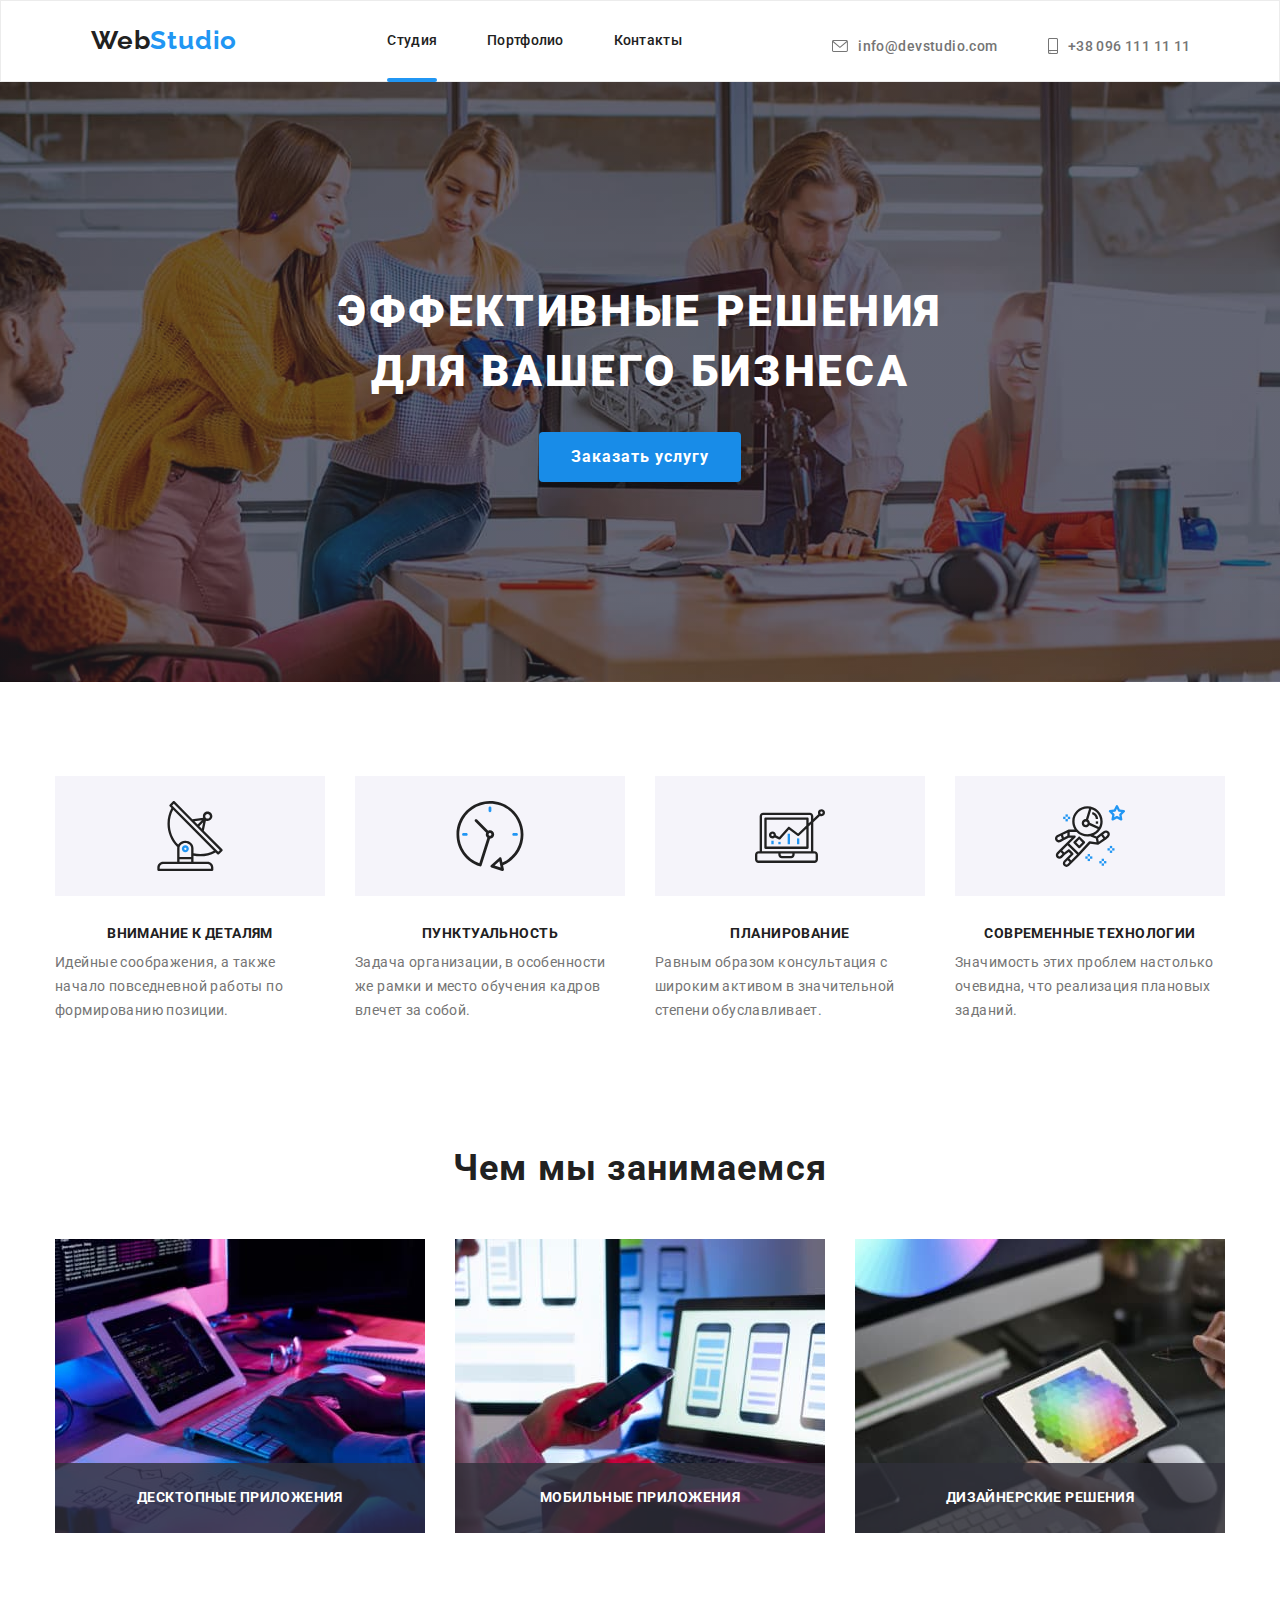
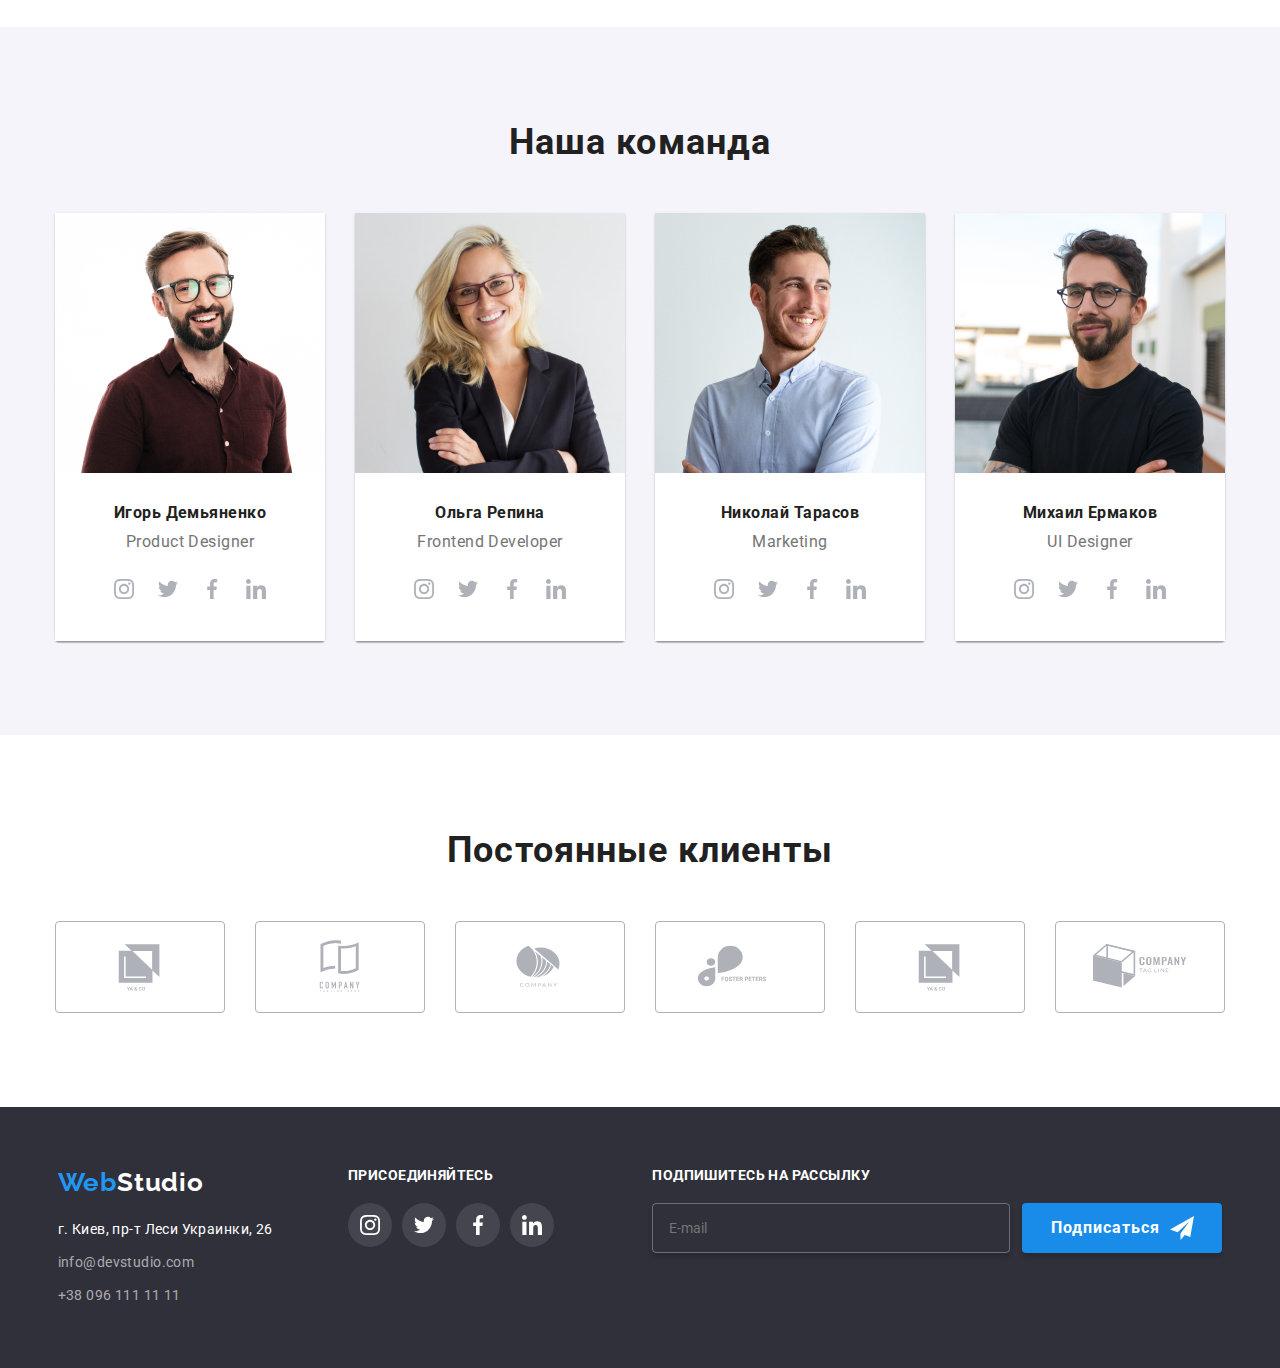
<file: index.html>
<!DOCTYPE html>
<html lang="ru">
    <head>
        <meta charset="UTF-8">
        <meta http-equiv="X-UA-Compatible" content="IE=edge">
        <meta name="viewport" content="width=device-width, initial-scale=1.0">
        <title>Web Studio</title>
        
        <link rel="stylesheet" href="https://cdnjs.cloudflare.com/ajax/libs/animate.css/4.1.1/animate.min.css"/>
        <link rel="preconnect" href="https://fonts.googleapis.com"> 
        <link rel="preconnect" href="https://fonts.gstatic.com" crossorigin> 
        <link href="https://fonts.googleapis.com/css2?family=Raleway:wght@700&family=Roboto:wght@400;500;700;900&display=swap" rel="stylesheet">
        <link rel="stylesheet" href="./css/main.min.css" />
    </head>
    <body>
        <!-- top line-->
        <header class="header"> 
            <div class="header__container container">
                <a href="./index.html" class="logo">Web<span class="logo__blue">Studio</span></a>
                <nav class="menu-l">
                    
                        <ul class="site-nav">
                            <li class="site-nav__item "> <a href="./index.html" class="site-nav__link site-nav__link--active">Студия</a></li>
                            <li class="site-nav__item"> <a href="./portfolio.html" class="site-nav__link">Портфолио</a></li>
                            <li class="site-nav__item"> <a href="" class="site-nav__link">Контакты</a></li>
                        </ul>
                </nav> 
                <ul class="contacts">
                    <li class="contacts__item">
                        <a href="mailto:info@devstudio.com" class="contacts__link">
                            <svg class="contacts__icon" width="16px" height="12px" >
                                <use href="./images/icons.svg#icon-envelope"></use>
                            </svg>
                            info@devstudio.com
                        </a>
                    </li>
                    <li class="contacts__item">
                        <a href="tel:+380961111111" class="contacts__link">
                            <svg class="contacts__icon" width="10px" height="16px" >
                                <use href="./images/icons.svg#icon-smartphone"></use>
                            </svg>
                            +38 096 111 11 11
                        </a>
                    </li>
                </ul>
                <button type="button" class="open-mob-menu">
                    <svg class="menu__icon" width="24px" height="16px" >
                    <use href="./images/icons.svg#icon-menu">              
                    </use>
                    </svg>
                </button>
                <div class="mob-menu">
                    
                        <div class="mob-menu-top">
                            <button type ="button" class="mob-menu__close">
                                <svg class="mob-menu__close-icon" width="18px" height="18px">
                                    <use href="./images/icons.svg#icon-close"></use>
                                </svg>
                            </button>
                            <ul class="mob-menu__site-nav">
                                <li class="mob-menu__site-nav__item "> <a href="./index.html" class="mob-menu__site-nav__link--active">Студия</a></li>
                                <li class="mob-menu__site-nav__item"> <a href="./portfolio.html" class="mob-menu__site-nav__link">Портфолио</a></li>
                                <li class="mob-menu__site-nav__item"> <a href="" class="mob-menu__site-nav__link">Контакты</a></li>
                            </ul>
                        </div>
                        <div class="mob-menu-bottom">
                            <ul class="mob-menu__contacts">
                                <li class="mob-menu__contacts__phone">
                                    <a href="tel:+380961111111" class="mob-menu__contacts__link">
                                        +38 096 111 11 11
                                    </a>
                                </li>
                                <li class="mob-menu__contacts__mail">
                                    <a href="mailto:info@devstudio.com" class="mob-menu__contacts__link">
                                        info@devstudio.com
                                    </a>
                                </li>
                                
                            </ul>
                            <ul class="mob-menu__social">
                                <li class="mob-menu__social-item"><a href="" class="mob-menu__social-link">Instagram</a></li>
                                <li class="mob-menu__social-item"><a href="" class="mob-menu__social-link">Twitter</a></li>
                                <li class="mob-menu__social-item"><a href="" class="mob-menu__social-link">Facebook</a></li>
                                <li class="mob-menu__social-item"><a href="" class="mob-menu__social-link">LinkedIn</a></li>
                            </ul>
                        </div>
                    
                </div>
            </div>
        </header>
            <main>
                <!-- Hero -->
                    <section class="hero">
                        <div class="container">
                            <h1 class="hero__title">Эффективные решения<br>для вашего бизнеса </br> </h1>
                            <button type="button" class="hero__button" data-modal-open>
                                Заказать услугу
                            </button>
                        </div>
                    </section>
                    <!--features-->
                    <section class="section">
                        <div class="container">
                            <h2 class="section__title visually-hidden">Особенности</h2>
                            <ul class="features">
                                <li class="features__item">
                                    <div class="features__box">
                                        <svg class="feature__icon" width="70px" height="70px" >
                                            <use href="./images/icons.svg#icon-antenna" ></use>
                                        </svg>
                                    </div>
                                    <h3 class="features__title">Внимание к деталям</h3>
                                    <p class="features__text">Идейные соображения, а также начало повседневной работы по формированию позиции.</p>
                                </li>
                                <li class="features__item">
                                    <div class="features__box">
                                        <svg class="feature__icon" width="70px" height="70px" >
                                            <use href="./images/icons.svg#icon-clock" ></use>
                                        </svg>
                                    </div>
                                    <h3 class="features__title">Пунктуальность</h3>
                                    <p class="features__text">Задача организации, в особенности же рамки и место обучения кадров влечет за собой.</p>
                                </li>
                                <li class="features__item">
                                    <div class="features__box">
                                        <svg class="feature__icon" width="70px" height="70px" >
                                            <use href="./images/icons.svg#icon-diagram" ></use>
                                        </svg>
                                    </div>
                                    <h3 class="features__title">Планирование</h3>
                                    <p class="features__text">Равным образом консультация с широким активом в значительной степени обуславливает.</p>
                                </li>
                                <li class="features__item">
                                    <div class="features__box">
                                        <svg class="feature__icon" width="70px" height="70px" >
                                            <use href="./images/icons.svg#icon-astronaut" ></use>
                                        </svg>
                                    </div>
                                    <h3 class="features__title">Современные технологии</h3>
                                    <p class="features__text">Значимость этих проблем настолько очевидна, что реализация плановых заданий.</p>
                                </li>
                            </ul>
                        </div>
                        </section>
                        <!--what are we doing-->
                        <section class="section section-about section--no-padding-top" >
                            <div class="container" >
                                <h2 class="section__title" >Чем мы занимаемся</h2>
                                <ul class="about__list">
                                    <li class="about__item">
                                        <img src="./images/box1.jpg" alt="coding" width="370" height="294">
                                        <p class="about__text">Десктопные приложения</p>
                                    </li>
                                    <li class="about__item">
                                        <img src="./images/box2.jpg" alt="testing" width="370" height="294">
                                        <p class="about__text">Мобильные приложения</p>
                                    </li>
                                    <li class="about__item">
                                        <img src="./images/box3.jpg" alt="design" width="370" height="294">
                                        <p class="about__text">Дизайнерские решения</p>
                                    </li>
                                </ul>
                            </div>
                            
                        </section>
                    <!--our team-->
                    <section class="section other-backgound">
                        <div class="container">
                            <h2 class="section__title">Наша команда</h2>
                            <ul class="team">
                                <li class="team__item">
                                    <picture>
                                        <source 
                                            srcset="
                                                ./images/tm1.jpg    1px,
                                                ./images/tm1-2px.jpg 2px
                                            "
                                            media="(min-width: 1200px)"
                                        />
                                        <source
                                            srcset="
                                                ./images/tm1-tab-1px.jpg    1px,
                                                ./images/tm1-tab-2px.jpg    2px
                                            "
                                            media="(min-width: 768px)"
                                        />
                                        <source
                                            srcset="
                                                ./images/tm1-mob-1px.jpg    1px,
                                                ./images/tm1-mob-2px.jpg    2px
                                            "
                                            media="(min-width: 320px)"
                                        />
                                        <img class="team__image" src="./images/tm1.jpg" 
                                        alt="Игорь Демьяненко">
                                    </picture>
                                    
                                    <div class="team__tamb">
                                        <h3 class="team__title">Игорь Демьяненко</h3>
                                        <p class="team__text">Product Designer</p>
                                        <ul class="social">
                                            <li class="social__item">
                                                <a href="" class="social__link">
                                                    <svg class="social__icon" width="20px" height="20px">
                                                        <use href="./images/icons.svg#icon-instagram"></use>
                                                    </svg>
                                                </a>
                                            </li>
                                            <li class="social__item">
                                                <a href="" class="social__link">
                                                    <svg class="social__icon" width="20px" height="20px">
                                                        <use href="./images/icons.svg#icon-twitter"></use>
                                                    </svg>
                                                </a>
                                            </li>
                                            <li class="social__item">
                                                <a href="" class="social__link">
                                                    <svg class="social__icon" width="20px" height="20px">
                                                        <use href="./images/icons.svg#icon-facebook"></use>
                                                    </svg>
                                                </a>
                                            </li>
                                            <li class="social__item">
                                                <a href="" class="social__link">
                                                    <svg class="social__icon" width="20px" height="20px">
                                                        <use href="./images/icons.svg#icon-linkedin" ></use>
                                                    </svg>
                                                </a>
                                            </li>
                                        </ul>
                                    </div>
                                </li>
                                <li class="team__item">
                                    <picture>
                                        <source 
                                            srcset="
                                                ./images/tm2.jpg    1px,
                                                ./images/tm2-2px.jpg 2px
                                            "
                                            media="(min-width: 1200px)"
                                        />
                                        <source
                                            srcset="
                                                ./images/tm2-tab-1px.jpg    1px,
                                                ./images/tm2-tab-2px.jpg    2px
                                            "
                                            media="(min-width: 768px)"
                                        />
                                        <source
                                            srcset="
                                                ./images/tm2-mob-1px.jpg    1px,
                                                ./images/tm2-mob-2px.jpg    2px
                                            "
                                            media="(min-width: 320px)"
                                        />
                                        <img class="team__image" src="./images/tm2.jpg" 
                                        alt="Ольга Репина">
                                    </picture>
                                    <div class="team__tamb">
                                        <h3 class="team__title">Ольга Репина</h3>
                                        <p class="team__text">Frontend Developer</p>
                                        <ul class="social">
                                            <li class="social__item">
                                                <a href="" class="social__link">
                                                    <svg class="social__icon" width="20px" height="20px">
                                                        <use href="./images/icons.svg#icon-instagram"></use>
                                                    </svg>
                                                </a>
                                            </li>
                                            <li class="social__item">
                                                <a href="" class="social__link">
                                                    <svg class="social__icon" width="20px" height="20px">
                                                        <use href="./images/icons.svg#icon-twitter"></use>
                                                    </svg>
                                                </a>
                                            </li>
                                            <li class="social__item">
                                                <a href="" class="social__link">
                                                    <svg class="social__icon" width="20px" height="20px">
                                                        <use href="./images/icons.svg#icon-facebook"></use>
                                                    </svg>
                                                </a>
                                            </li>
                                            <li class="social__item">
                                                <a href="" class="social__link">
                                                    <svg class="social__icon" width="20px" height="20px">
                                                        <use href="./images/icons.svg#icon-linkedin" ></use>
                                                    </svg>
                                                </a>
                                            </li>
                                        </ul>
                                    </div>
                                </li>
                                <li class="team__item">
                                    <picture>
                                        <source 
                                            srcset="
                                                ./images/tm3.jpg    1px,
                                                ./images/tm3-2px.jpg 2px
                                            "
                                            media="(min-width: 1200px)"
                                        />
                                        <source
                                            srcset="
                                                ./images/tm3-tab-1px.jpg    1px,
                                                ./images/tm3-tab-2px.jpg    2px
                                            "
                                            media="(min-width: 768px)"
                                        />
                                        <source
                                            srcset="
                                                ./images/tm3-mob-1px.jpg    1px,
                                                ./images/tm3-mob-2px.jpg    2px
                                            "
                                            media="(min-width: 320px)"
                                        />
                                        <img class="team__image" src="./images/tm3.jpg" 
                                        alt="Николай Тарасов">
                                    </picture>
                                    <div class="team__tamb">
                                        <h3 class="team__title">Николай Тарасов</h3>
                                        <p class="team__text">Marketing</p>
                                        <ul class="social">
                                            <li class="social__item">
                                                <a href="" class="social__link">
                                                    <svg class="social__icon" width="20px" height="20px">
                                                        <use href="./images/icons.svg#icon-instagram"></use>
                                                    </svg>
                                                </a>
                                            </li>
                                            <li class="social__item">
                                                <a href="" class="social__link">
                                                    <svg class="social__icon" width="20px" height="20px">
                                                        <use href="./images/icons.svg#icon-twitter"></use>
                                                    </svg>
                                                </a>
                                            </li>
                                            <li class="social__item">
                                                <a href="" class="social__link">
                                                    <svg class="social__icon" width="20px" height="20px">
                                                        <use href="./images/icons.svg#icon-facebook"></use>
                                                    </svg>
                                                </a>
                                            </li>
                                            <li class="social__item">
                                                <a href="" class="social__link">
                                                    <svg class="social__icon" width="20px" height="20px">
                                                        <use href="./images/icons.svg#icon-linkedin" ></use>
                                                    </svg>
                                                </a>
                                            </li>
                                        </ul>
                                    </div>
                                </li>
                                <li class="team__item">
                                    <picture>
                                        <source 
                                            srcset="
                                                ./images/tm4.jpg    1px,
                                                ./images/tm4-2px.jpg 2px
                                            "
                                            media="(min-width: 1200px)"
                                        />
                                        <source
                                            srcset="
                                                ./images/tm4-tab-1px.jpg    1px,
                                                ./images/tm4-tab-2px.jpg    2px
                                            "
                                            media="(min-width: 768px)"
                                        />
                                        <source
                                            srcset="
                                                ./images/tm4-mob-1px.jpg    1px,
                                                ./images/tm4-mob-2px.jpg    2px
                                            "
                                            media="(min-width: 320px)"
                                        />
                                        <img class="team__image" src="./images/tm4.jpg" 
                                        alt="Михаил Ермаков">
                                    </picture>
                                    <div class="team__tamb">
                                        <h3 class="team__title">Михаил Ермаков</h3>
                                        <p class="team__text">UI Designer</p>
                                        <ul class="social">
                                            <li class="social__item">
                                                <a href="" class="social__link">
                                                    <svg class="social__icon" width="20px" height="20px">
                                                        <use href="./images/icons.svg#icon-instagram"></use>
                                                    </svg>
                                                </a>
                                            </li>
                                            <li class="social__item">
                                                <a href="" class="social__link">
                                                    <svg class="social__icon" width="20px" height="20px">
                                                        <use href="./images/icons.svg#icon-twitter"></use>
                                                    </svg>
                                                </a>
                                            </li>
                                            <li class="social__item">
                                                <a href="" class="social__link">
                                                    <svg class="social__icon" width="20px" height="20px">
                                                        <use href="./images/icons.svg#icon-facebook"></use>
                                                    </svg>
                                                </a>
                                            </li>
                                            <li class="social__item">
                                                <a href="" class="social__link">
                                                    <svg class="social__icon" width="20px" height="20px">
                                                        <use href="./images/icons.svg#icon-linkedin" ></use>
                                                    </svg>
                                                </a>
                                            </li>
                                        </ul>
                                    </div>
                                </li>
                            </ul>
                        </div>
                    </section>
                    <section class="section">
                        <div class="container">
                            <h2 class="section__title">Постоянные клиенты</h2>
                            <ul class="clients">
                                <li class="clients__item">
                                        <a href="" class="clients__link">
                                            <svg class="clients__icon" width="106px" height="60px">
                                                <use href="./images/icons.svg#icon-logo1" ></use>
                                            </svg>
                                        </a>
                                </li>
                                <li class="clients__item">
                                    <a href="" class="clients__link">
                                        <svg class="clients__icon" width="106px" height="60px">
                                            <use href="./images/icons.svg#icon-logo2" ></use>
                                        </svg>
                                    </a>
                                </li>
                                <li class="clients__item">
                                    <a href="" class="clients__link">
                                        <svg class="clients__icon" width="106px" height="60px">
                                            <use href="./images/icons.svg#icon-logo3" ></use>
                                        </svg>
                                    </a>
                                </li>
                                <li class="clients__item">
                                    <a href="" class="clients__link">
                                        <svg class="clients__icon" width="106px" height="60px">
                                            <use href="./images/icons.svg#icon-logo4" ></use>
                                        </svg>
                                    </a>
                                </li>
                                <li class="clients__item">
                                    <a href="" class="clients__link">
                                        <svg class="clients__icon" width="106px" height="60px">
                                            <use href="./images/icons.svg#icon-logo1" ></use>
                                        </svg>
                                    </a>
                                </li>
                                <li class="clients__item">
                                    <a href="" class="clients__link">
                                        <svg class="clients__icon" width="106px" height="60px">
                                            <use href="./images/icons.svg#icon-logo6" ></use>
                                        </svg>
                                    </a>
                                </li>
                            </ul>
                        </div>
                    </section>
            </main>
            
            <!----------------------------------------- footer----------------------------------->
            <footer class="footer">
                <div class="footer__container container">
                    <div class="footer__address-div">
                        <a href="./index.html" class="footer-logo"><span class="footer-logo__web">Web</span>Studio</a>
                        <address>
                            <ul class="footer-contacts">
                                <li class="footer-contacts__item"><a href="https://goo.gl/maps/G886zu3ZTQrEn5Q39" class="footer-contacts__adress">г. Киев, пр-т Леси Украинки, 26 </a></li>
                                <li class="footer-contacts__item"><a href="mailto:info@devstudio.com" class="footer-contacts__link">info@devstudio.com</a></li>
                                <li class="footer-contacts__item"><a href="tel:+380961111111" class="footer-contacts__link">+38 096 111 11 11</a></li>
                            </ul>
                        </address>
                    </div>
                    <div class="footer__follow">
                        <h3 class="footer__title">присоединяйтесь</h3>
                        <ul class="social-networks">
                            <li class="social-networks__item">
                                <a href="" class="social-networks__link">
                                    <svg class="social-networks__icon" width="20px" height="20px">
                                        <use href="./images/icons.svg#icon-instagram"></use>
                                    </svg>
                                </a>
                            </li>
                            <li class="social-networks__item">
                                <a href="" class="social-networks__link">
                                    <svg class="social-networks__icon" width="20px" height="20px">
                                        <use href="./images/icons.svg#icon-twitter"></use>
                                    </svg>
                                </a>
                            </li>
                            <li class="social-networks__item">
                                <a href="" class="social-networks__link">
                                    <svg class="social-networks__icon" width="20px" height="20px">
                                        <use href="./images/icons.svg#icon-facebook"></use>
                                    </svg>
                                </a>
                            </li>
                            <li class="social-networks__item">
                                <a href="" class="social-networks__link">
                                    <svg class="social-networks__icon" width="20px" height="20px">
                                        <use href="./images/icons.svg#icon-linkedin"></use>
                                    </svg>
                                </a>
                            </li>
                        </ul>
                    </div>
                    <div class="footer__follow-sub">
                        <h3 class="footer__title">Подпишитесь на рассылку</h3>
                        <div class="footer__form-div">
                            <form action="#" class="follow-form">
                                    <input 
                                        type="email" 
                                        name ="footer-user-email"
                                        id="user-email"
                                        class="follow-form__input"
                                        placeholder="E-mail"
                                    >
                                    <button type="submit" class="follow-form__btn"> 
                                    Подписаться
                                    <svg class="follow-form__icon" width="24px" height="24px">
                                        <use href="./images/icons.svg#icon-icon-send"></use>
                                    </svg>
                                    </button>
                                </form>
                                
                            </div>
                    </div>
                </div>
            </footer>
        <div class="backdrop is-hidden" data-modal>
            <div class="modal container">
                <button type ="button" class="modal__close" data-modal-close>
                    <svg class="close__icon" width="11px" height="11px">
                        <use href="./images/icons.svg#icon-close"></use>
                    </svg>
                </button>
                <p class="modal__title">
                    Оставьте свои данные, мы вам перезвоним
                </p>
                <form action="#" class="modal-form">
                    <div class="modal-form__field">
                        <label for="user-name" class="modal-form__label">
                            Имя
                        </label>
                        <div class="modal-form__input-warp">
                            <input 
                                type="text" 
                                name ="user-name" 
                                id="user-name"
                                class="modal-form__input"
                                required
                            ><svg class="modal-form__icon" width="18px" height="18px">
                                <use href="./images/icons.svg#icon-person-black"></use>
                            </svg>
                        </div>
                    </div>
                    <div class="modal-form__field">
                        <label for="user-tel" class="modal-form__label">
                            Телефон
                        </label>
                        <div class="modal-form__input-warp">
                            <input 
                                type="tel" 
                                name ="user-tel"
                                id="user-tel"
                                class="modal-form__input"
                                pattern="[\+]\d{2}\s[\(]\d{3}[\)]\s\d{3}[\-]\d{2}[\-]\d{2}"
                                required
                            ><svg class="modal-form__icon" width="18px" height="18px">
                                <use href="./images/icons.svg#icon-phone-black"></use>
                            </svg>
                        </div>
                    </div>
                    <div class="modal-form__field">
                        <label for="user-e-mail" class="modal-form__label">
                            Почта 
                        </label>
                        <div class="modal-form__input-warp">
                            <input
                                type="email" 
                                name ="user-email"
                                id="user-e-mail"
                                class="modal-form__input"
                                required
                            ><svg class="modal-form__icon" width="18px" height="18px">
                                <use href="./images/icons.svg#icon-email-black"></use>
                            </svg>
                        </div>
                    </div>
                    <div class="modal-form__field">
                        <label for="user-text" class="modal-form__label">
                            Комментарий
                        </label>
                            <textarea 
                                type="text" 
                                name ="user-text"
                                id="user-text"
                                class="modal-form__text"
                                required
                                placeholder="Введите текст"></textarea>                      
                    </div>
                    <div class="field-check">
                        <input 
                        class="field-check__input visually-hidden"
                        type="checkbox" 
                        name="policy" 
                        id="policy"
                        ><label for="policy" class="field-check__text">
                            <span class="field-check__box">
                                <svg class="field-check__icon" width="11px" height="8px">
                                    <use href="./images/icons.svg#icon-check"></use>
                                </svg>
                            </span>
                            Соглашаюсь с рассылкой и принимаю 
                            <a href="" class="field-check__policy-link"> Условия договора</a>
                        </label>
                    </div>
                    <button type="submit" class="modal-form__button">Отправить</button>
                </form>
            </div>
        </div>
        <script src="./js/modal.js"></script>
        <script src="./js/menu.js"></script>
        

    </body>
</html>
</file>
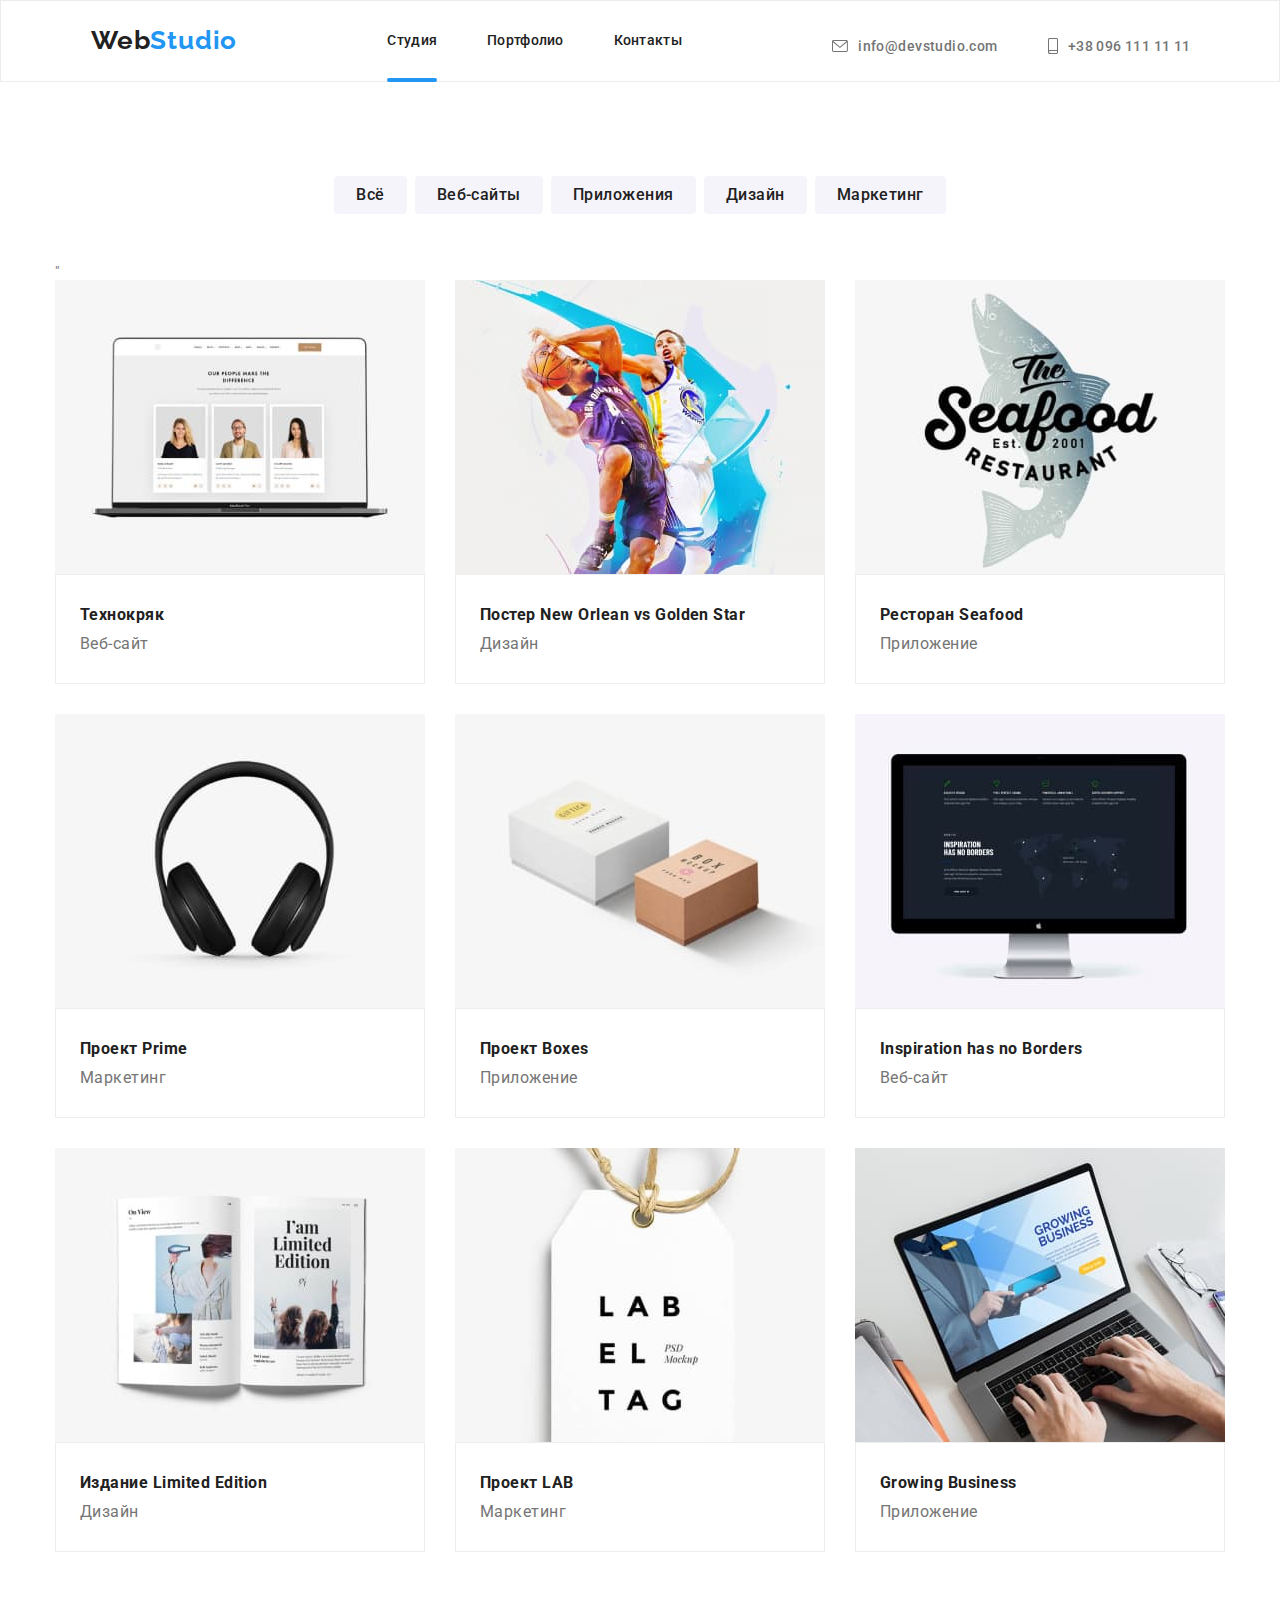
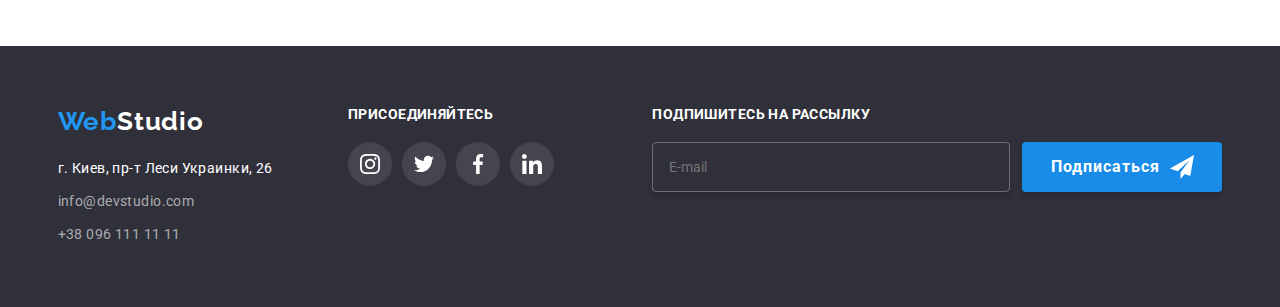
<file: portfolio.html>
<!DOCTYPE html>
<html lang="en">
    <head>
        <meta charset="UTF-8">
        <meta http-equiv="X-UA-Compatible" content="IE=edge">
        <meta name="viewport" content="width=device-width, initial-scale=1.0">
        <title>Web Studio</title>
        
        <link rel="preconnect" href="https://fonts.googleapis.com"> 
        <link rel="preconnect" href="https://fonts.gstatic.com" crossorigin> 
        <link href="https://fonts.googleapis.com/css2?family=Raleway:wght@700&family=Roboto:wght@400;500;700;900&display=swap" rel="stylesheet">
        <link rel="stylesheet" href="./css/main.min.css" />
    </head>
<body>
    <!-- top line-->
    <header class="header"> 
        <div class="header__container container">
            <a href="./index.html" class="logo">Web<span class="logo__blue">Studio</span></a>
            <nav class="menu-l">
                
                    <ul class="site-nav">
                        <li class="site-nav__item "> <a href="./index.html" class="site-nav__link site-nav__link--active">Студия</a></li>
                        <li class="site-nav__item"> <a href="./portfolio.html" class="site-nav__link">Портфолио</a></li>
                        <li class="site-nav__item"> <a href="" class="site-nav__link">Контакты</a></li>
                    </ul>
            </nav> 
            <ul class="contacts">
                <li class="contacts__item">
                    <a href="mailto:info@devstudio.com" class="contacts__link">
                        <svg class="contacts__icon" width="16px" height="12px" >
                            <use href="./images/icons.svg#icon-envelope"></use>
                        </svg>
                        info@devstudio.com
                    </a>
                </li>
                <li class="contacts__item">
                    <a href="tel:+380961111111" class="contacts__link">
                        <svg class="contacts__icon" width="10px" height="16px" >
                            <use href="./images/icons.svg#icon-smartphone"></use>
                        </svg>
                        +38 096 111 11 11
                    </a>
                </li>
            </ul>
            <button type="button" class="open-mob-menu">
                <svg class="menu__icon" width="24px" height="16px" >
                <use href="./images/icons.svg#icon-menu">              
                </use>
                </svg>
            </button>
            <div class="mob-menu">
                
                    <div class="mob-menu-top">
                        <button type ="button" class="mob-menu__close">
                            <svg class="mob-menu__close-icon" width="18px" height="18px">
                                <use href="./images/icons.svg#icon-close"></use>
                            </svg>
                        </button>
                        <ul class="mob-menu__site-nav">
                            <li class="mob-menu__site-nav__item "> <a href="./index.html" class="mob-menu__site-nav__link--active">Студия</a></li>
                            <li class="mob-menu__site-nav__item"> <a href="./portfolio.html" class="mob-menu__site-nav__link">Портфолио</a></li>
                            <li class="mob-menu__site-nav__item"> <a href="" class="mob-menu__site-nav__link">Контакты</a></li>
                        </ul>
                    </div>
                    <div class="mob-menu-bottom">
                        <ul class="mob-menu__contacts">
                            <li class="mob-menu__contacts__phone">
                                <a href="tel:+380961111111" class="mob-menu__contacts__link">
                                    +38 096 111 11 11
                                </a>
                            </li>
                            <li class="mob-menu__contacts__mail">
                                <a href="mailto:info@devstudio.com" class="mob-menu__contacts__link">
                                    info@devstudio.com
                                </a>
                            </li>
                            
                        </ul>
                        <ul class="mob-menu__social">
                            <li class="mob-menu__social-item"><a href="" class="mob-menu__social-link">Instagram</a></li>
                            <li class="mob-menu__social-item"><a href="" class="mob-menu__social-link">Twitter</a></li>
                            <li class="mob-menu__social-item"><a href="" class="mob-menu__social-link">Facebook</a></li>
                            <li class="mob-menu__social-item"><a href="" class="mob-menu__social-link">LinkedIn</a></li>
                        </ul>
                    </div>
                
            </div>
        </div>
    </header>
    <main>
        <section class="section">
                <div class="container"> 
                    <h1 class="section__title visually-hidden">Наше портфолио</h1>
                    <ul class="filter">
                        <li class="filter__item"><button type="button" class="filter__button">Всё</button></li>
                        <li class="filter__item"><button type="button" class="filter__button">Веб-сайты</button></li>
                        <li class="filter__item"><button type="button" class="filter__button">Приложения</button></li>
                        <li class="filter__item"><button type="button" class="filter__button">Дизайн</button></li>
                        <li class="filter__item"><button type="button" class="filter__button">Маркетинг</button></li>
                    </ul>"
                    <ul class="portfolio" >
                        <li class="portfolio__item">
                            <a href="" class="portfolio__link">
                                <div class="portfolio__overlay">
                                    <picture>
                                        <source 
                                            srcset="
                                                ./images/pr1.jpg    1px,
                                                ./images/pr1-2px.jpg 2px
                                            "
                                            media="(min-width: 1200px)"
                                        />
                                        <source
                                            srcset="
                                                ./images/pr1-tab-1px.jpg    1px,
                                                ./images/pr1-tab-2px.jpg    2px
                                            "
                                            media="(min-width: 768px)"
                                        />
                                        <source
                                            srcset="
                                                ./images/pr1-mob-1px.jpg    1px,
                                                ./images/pr1-mob-2px.jpg    2px
                                            "
                                            media="(min-width: 320px)"
                                        />
                                        <img    src="./images/pr1.jpg" alt="computer">
                                    </picture>
                                    
                                    <p class="portfolio__overlay-text">Технокряк это современная площадка распространения коронавируса. Компании используют эту платформу для цифрового шпионажа и атак на защищённые сервера конкурентов.</p>
                                </div>
                                <div class="portfolio__tamb">
                                <h2 class="portfolio__title">Технокряк</h2>
                                <p class="portfolio__text">Веб-сайт</p>
                                </div>
                            </a>
                        </li>
                        <li class="portfolio__item">
                            <a href="" class="portfolio__link">
                                <div class="portfolio__overlay">
                                    <picture>
                                        <source 
                                            srcset="
                                                ./images/pr2.jpg    1px,
                                                ./images/pr2-2px.jpg 2px
                                            "
                                            media="(min-width: 1200px)"
                                        />
                                        <source
                                            srcset="
                                                ./images/pr2-tab-1px.jpg    1px,
                                                ./images/pr2-tab-2px.jpg    2px
                                            "
                                            media="(min-width: 768px)"
                                        />
                                        <source
                                            srcset="
                                                ./images/pr2-mob-1px.jpg    1px,
                                                ./images/pr2-mob-2px.jpg    2px
                                            "
                                            media="(min-width: 320px)"
                                        />
                                        <img src="./images/pr2.jpg" alt="Постер New Orlean vs Golden Star">
                                    </picture>
                                    
                                    <p class="portfolio__overlay-text">Технокряк это современная площадка распространения коронавируса. Компании используют эту платформу для цифрового шпионажа и атак на защищённые сервера конкурентов.</p>
                                </div>
                                <div class="portfolio__tamb">
                                    <h2 class="portfolio__title">Постер New Orlean vs Golden Star</h2>
                                    <p class="portfolio__text">Дизайн</p>
                                </div>
                            </a>
                        </li>
                        <li class="portfolio__item">
                            <a href="" class="portfolio__link">
                                <div class="portfolio__overlay">
                                    <picture>
                                        <source 
                                            srcset="
                                                ./images/pr3.jpg    1px,
                                                ./images/pr3-2px.jpg 2px
                                            "
                                            media="(min-width: 1200px)"
                                        />
                                        <source
                                            srcset="
                                                ./images/pr3-tab-1px.jpg    1px,
                                                ./images/pr3-tab-2px.jpg    2px
                                            "
                                            media="(min-width: 768px)"
                                        />
                                        <source
                                            srcset="
                                                ./images/pr3-mob-1px.jpg    1px,
                                                ./images/pr3-mob-2px.jpg    2px
                                            "
                                            media="(min-width: 320px)"
                                        />
                                        <img src="./images/pr3.jpg" alt="Ресторан Seafood">
                                    </picture>
                                    
                                    <p class="portfolio__overlay-text">Технокряк это современная площадка распространения коронавируса. Компании используют эту платформу для цифрового шпионажа и атак на защищённые сервера конкурентов.</p>
                                </div>
                                <div class="portfolio__tamb">
                                    <h2 class="portfolio__title">Ресторан Seafood</h2>
                                    <p class="portfolio__text">Приложение</p>
                                </div>
                            </a>
                        </li>
                        <li class="portfolio__item">
                            <a href="" class="portfolio__link">
                                <div class="portfolio__overlay">
                                    <picture>
                                        <source 
                                            srcset="
                                                ./images/pr4.jpg    1px,
                                                ./images/pr4-2px.jpg 2px
                                            "
                                            media="(min-width: 1200px)"
                                        />
                                        <source
                                            srcset="
                                                ./images/pr4-tab-1px.jpg    1px,
                                                ./images/pr4-tab-2px.jpg    2px
                                            "
                                            media="(min-width: 768px)"
                                        />
                                        <source
                                            srcset="
                                                ./images/pr4-mob-1px.jpg    1px,
                                                ./images/pr4-mob-2px.jpg    2px
                                            "
                                            media="(min-width: 320px)"
                                        />
                                        <img src="./images/pr4.jpg" alt="Проект Prime">
                                    </picture>
                                    
                                    <p class="portfolio__overlay-text">Технокряк это современная площадка распространения коронавируса. Компании используют эту платформу для цифрового шпионажа и атак на защищённые сервера конкурентов.</p>
                                </div>
                                <div class="portfolio__tamb">
                                    <h2 class="portfolio__title">Проект Prime</h2>
                                    <p class="portfolio__text">Маркетинг</p>
                                </div>
                            </a>
                        </li>
                        <li class="portfolio__item">
                            <a href="" class="portfolio__link">
                                <div class="portfolio__overlay">
                                    <picture>
                                        <source 
                                            srcset="
                                                ./images/pr5.jpg    1px,
                                                ./images/pr5-2px.jpg 2px
                                            "
                                            media="(min-width: 1200px)"
                                        />
                                        <source
                                            srcset="
                                                ./images/pr5-tab-1px.jpg    1px,
                                                ./images/pr5-tab-2px.jpg    2px
                                            "
                                            media="(min-width: 768px)"
                                        />
                                        <source
                                            srcset="
                                                ./images/pr5-mob-1px.jpg    1px,
                                                ./images/pr5-mob-2px.jpg    2px
                                            "
                                            media="(min-width: 320px)"
                                        />
                                        <img src="./images/pr5.jpg" alt="Проект Boxes">
                                    </picture>
                                    
                                    <p class="portfolio__overlay-text">Технокряк это современная площадка распространения коронавируса. Компании используют эту платформу для цифрового шпионажа и атак на защищённые сервера конкурентов.</p>
                                </div>
                                <div class="portfolio__tamb">
                                    <h2 class="portfolio__title">Проект Boxes</h2>
                                    <p class="portfolio__text">Приложение</p>
                                </div>
                            </a>
                        </li>
                        <li class="portfolio__item">
                            <a href="" class="portfolio__link">
                                <div class="portfolio__overlay">
                                    <picture>
                                        <source 
                                            srcset="
                                                ./images/pr6.jpg    1px,
                                                ./images/pr6-2px.jpg 2px
                                            "
                                            media="(min-width: 1200px)"
                                        />
                                        <source
                                            srcset="
                                                ./images/pr6-tab-1px.jpg    1px,
                                                ./images/pr6-tab-2px.jpg    2px
                                            "
                                            media="(min-width: 768px)"
                                        />
                                        <source
                                            srcset="
                                                ./images/pr6-mob-1px.jpg    1px,
                                                ./images/pr6-mob-2px.jpg    2px
                                            "
                                            media="(min-width: 320px)"
                                        />
                                        <img src="./images/pr6.jpg" alt="Inspiration has no Borders">
                                    </picture>
                                    
                                    <p class="portfolio__overlay-text">Технокряк это современная площадка распространения коронавируса. Компании используют эту платформу для цифрового шпионажа и атак на защищённые сервера конкурентов.</p>
                                </div>
                                <div class="portfolio__tamb">
                                    <h2 class="portfolio__title">Inspiration has no Borders</h2>
                                    <p class="portfolio__text">Веб-сайт</p>
                                </div>
                            </a>
                        </li>
                        <li class="portfolio__item">
                            <a href="" class="portfolio__link">
                                <div class="portfolio__overlay">
                                    <picture>
                                        <source 
                                            srcset="
                                                ./images/pr7.jpg    1px,
                                                ./images/pr7-2px.jpg 2px
                                            "
                                            media="(min-width: 1200px)"
                                        />
                                        <source
                                            srcset="
                                                ./images/pr7-tab-1px.jpg    1px,
                                                ./images/pr7-tab-2px.jpg    2px
                                            "
                                            media="(min-width: 768px)"
                                        />
                                        <source
                                            srcset="
                                                ./images/pr7-mob-1px.jpg    1px,
                                                ./images/pr7-mob-2px.jpg    2px
                                            "
                                            media="(min-width: 320px)"
                                        />
                                        <img src="./images/pr7.jpg" alt="Издание Limited Edition">
                                    </picture>
                                    
                                    <p class="portfolio__overlay-text">Технокряк это современная площадка распространения коронавируса. Компании используют эту платформу для цифрового шпионажа и атак на защищённые сервера конкурентов.</p>
                                </div>
                                <div class="portfolio__tamb">
                                    <h2 class="portfolio__title">Издание Limited Edition</h2>
                                    <p class="portfolio__text">Дизайн</p>
                                </div>
                            </a>
                        </li>
                        <li class="portfolio__item">
                            <a href="" class="portfolio__link">
                                <div class="portfolio__overlay">
                                    <picture>
                                        <source 
                                            srcset="
                                                ./images/pr8.jpg    1px,
                                                ./images/pr8-2px.jpg 2px
                                            "
                                            media="(min-width: 1200px)"
                                        />
                                        <source
                                            srcset="
                                                ./images/pr8-tab-1px.jpg    1px,
                                                ./images/pr8-tab-2px.jpg    2px
                                            "
                                            media="(min-width: 768px)"
                                        />
                                        <source
                                            srcset="
                                                ./images/pr8-mob-1px.jpg    1px,
                                                ./images/pr8-mob-2px.jpg    2px
                                            "
                                            media="(min-width: 320px)"
                                        />
                                        <img src="./images/pr8.jpg" alt="Проект LAB">
                                    </picture>
                                    
                                    <p class="portfolio__overlay-text">Технокряк это современная площадка распространения коронавируса. Компании используют эту платформу для цифрового шпионажа и атак на защищённые сервера конкурентов.</p>
                                </div>
                                <div class="portfolio__tamb">
                                    <h2 class="portfolio__title">Проект LAB</h2>
                                    <p class="portfolio__text">Маркетинг</p>
                                </div>
                            </a>
                        </li>
                        <li class="portfolio__item">
                            <a href="" class="portfolio__link">
                                <div class="portfolio__overlay">
                                    <picture>
                                        <source 
                                            srcset="
                                                ./images/pr9.jpg    1px,
                                                ./images/pr9-2px.jpg 2px
                                            "
                                            media="(min-width: 1200px)"
                                        />
                                        <source
                                            srcset="
                                                ./images/pr9-tab-1px.jpg    1px,
                                                ./images/pr9-tab-2px.jpg    2px
                                            "
                                            media="(min-width: 768px)"
                                        />
                                        <source
                                            srcset="
                                                ./images/pr9-mob-1px.jpg    1px,
                                                ./images/pr9-mob-2px.jpg    2px
                                            "
                                            media="(min-width: 320px)"
                                        />
                                        <img src="./images/pr9.jpg" alt="Growing Business">
                                    </picture>
                                    
                                    <p class="portfolio__overlay-text">Технокряк это современная площадка распространения коронавируса. Компании используют эту платформу для цифрового шпионажа и атак на защищённые сервера конкурентов.</p>
                                </div>
                                <div class="portfolio__tamb">
                                    <h2 class="portfolio__title">Growing Business</h2>
                                    <p class="portfolio__text">Приложение</p>
                                </div>
                            </a>
                        </li>
                    </ul>
                </div>   
            </section>
    </main>
    <footer class="footer">
        <div class="footer__container container">
            <div class="footer__address-div">
                <a href="./index.html" class="footer-logo"><span class="footer-logo__web">Web</span>Studio</a>
                <address>
                    <ul class="footer-contacts">
                        <li class="footer-contacts__item"><a href="https://goo.gl/maps/G886zu3ZTQrEn5Q39" class="footer-contacts__adress">г. Киев, пр-т Леси Украинки, 26 </a></li>
                        <li class="footer-contacts__item"><a href="mailto:info@devstudio.com" class="footer-contacts__link">info@devstudio.com</a></li>
                        <li class="footer-contacts__item"><a href="tel:+380961111111" class="footer-contacts__link">+38 096 111 11 11</a></li>
                    </ul>
                </address>
            </div>
            <div class="footer__follow">
                <h3 class="footer__title">присоединяйтесь</h3>
                <ul class="social-networks">
                    <li class="social-networks__item">
                        <a href="" class="social-networks__link">
                            <svg class="social-networks__icon" width="20px" height="20px">
                                <use href="./images/icons.svg#icon-instagram"></use>
                            </svg>
                        </a>
                    </li>
                    <li class="social-networks__item">
                        <a href="" class="social-networks__link">
                            <svg class="social-networks__icon" width="20px" height="20px">
                                <use href="./images/icons.svg#icon-twitter"></use>
                            </svg>
                        </a>
                    </li>
                    <li class="social-networks__item">
                        <a href="" class="social-networks__link">
                            <svg class="social-networks__icon" width="20px" height="20px">
                                <use href="./images/icons.svg#icon-facebook"></use>
                            </svg>
                        </a>
                    </li>
                    <li class="social-networks__item">
                        <a href="" class="social-networks__link">
                            <svg class="social-networks__icon" width="20px" height="20px">
                                <use href="./images/icons.svg#icon-linkedin"></use>
                            </svg>
                        </a>
                    </li>
                </ul>
            </div>
            <div class="footer__follow-sub">
                <h3 class="footer__title">Подпишитесь на рассылку</h3>
                <div class="footer__form-div">
                    <form action="#" class="follow-form">
                            <input 
                                type="email" 
                                name ="footer-user-email"
                                id="user-email"
                                class="follow-form__input"
                                placeholder="E-mail"
                            >
                            <button type="submit" class="follow-form__btn"> 
                            Подписаться
                            <svg class="follow-form__icon" width="24px" height="24px">
                                <use href="./images/icons.svg#icon-icon-send"></use>
                            </svg>
                            </button>
                        </form>
                        
                    </div>
            </div>
        </div>
    </footer>
    <script src="./js/menu.js"></script>
</body>
</html>
</file>
<file: css/main.min.css>
/*! modern-normalize v1.1.0 | MIT License | https://github.com/sindresorhus/modern-normalize */*,::before,::after{box-sizing:border-box}html{line-height:1.15;-webkit-text-size-adjust:100%;-moz-tab-size:4;tab-size:4}body{margin:0;font-family:system-ui,-apple-system,"Segoe UI",Roboto,Helvetica,Arial,sans-serif,"Apple Color Emoji","Segoe UI Emoji"}hr{height:0;color:inherit}abbr[title]{text-decoration:underline dotted}b,strong{font-weight:bolder}code,kbd,samp,pre{font-family:ui-monospace, SFMono-Regular, Consolas, 'Liberation Mono', Menlo, monospace;font-size:1em}small{font-size:80%}sub,sup{font-size:75%;line-height:0;position:relative;vertical-align:baseline}sub{bottom:-0.25em}sup{top:-0.5em}table{text-indent:0;border-color:inherit}button,input,optgroup,select,textarea{font-family:inherit;font-size:100%;line-height:1.15;margin:0}button,select{text-transform:none}button,[type='button'],[type='reset'],[type='submit']{-webkit-appearance:button}::-moz-focus-inner{border-style:none;padding:0}:-moz-focusring{outline:1px dotted ButtonText}:-moz-ui-invalid{box-shadow:none}legend{padding:0}progress{vertical-align:baseline}::-webkit-inner-spin-button,::-webkit-outer-spin-button{height:auto}[type='search']{-webkit-appearance:textfield;outline-offset:-2px}::-webkit-search-decoration{-webkit-appearance:none}::-webkit-file-upload-button{-webkit-appearance:button;font:inherit}summary{display:list-item}:root{--primary-text-color: #757575;--title-text-color: #212121;--accent-color: #2196F3;--main-br-btn-color: #188CE8;--primary-br-btn-color: #F5F4FA;--main-wite-color:#FFFFFF;--contact-color: rgba(255, 255, 255, 0.6);--bgr-color: #2F303A}h1,h2,h3,h4,h5,h6,p{margin:0}img{display:block;max-width:100%;height:auto}background-image{display:block;max-width:100%;height:auto}ul{list-style:none;padding:0px;margin:0px}address{font-style:normal}button{font-family:inherit;display:inline-block;border-radius:4px;box-sizing:border-box;border:0px solid transparent;padding:0}a{text-decoration:none;color:inherit;transition:color 250ms cubic-bezier(0.4, 0, 0.2, 1)}body{font-family:Roboto, sans-serif;color:var(--primary-text-color);font-size:14px;line-height:1.171;-webkit-margin-before:0;-webkit-margin-after:0;-webkit-margin-start:0;-webkit-margin-end:0;-webkit-padding-start:0}.section{padding:94px 0}.visually-hidden{position:absolute;white-space:nowrap;width:1px;height:1px;overflow:hidden;border:0;padding:0;clip:rect(0 0 0 0);clip-path:inset(50%);margin:-1px}.section--no-padding-top{padding-top:0}.other-backgound{background-color:var(--primary-br-btn-color)}.section-title{font-weight:700;font-size:36px;line-height:1.17;text-align:center;letter-spacing:0.03em;color:var(--title-text-color)}.section__title{font-weight:700;font-size:36px;line-height:1.17;text-align:center;letter-spacing:0.03em;color:var(--title-text-color)}.container{width:100%;padding-left:15px;padding-right:15px;margin:0 auto}@media screen and (min-width: 480px){.container{width:448px}}@media screen and (min-width: 768px){.container{width:720px}}@media screen and (min-width: 1200px){.container{width:1200px}}.backdrop{width:100vw;height:100vh;background:rgba(0,0,0,0.2);position:fixed;top:0;transition:opacity 1000ms cubic-bezier(0.4, 0, 0.2, 1),visibility 1000ms cubic-bezier(0.4, 0, 0.2, 1)}.backdrop.is-hidden{visibility:hidden;opacity:0;pointer-events:none}.modal{width:100vw;max-width:528px;min-height:581px;background-color:var(--main-wite-color);box-shadow:0px 1px 3px rgba(0,0,0,0.12),0px 1px 1px rgba(0,0,0,0.14),0px 2px 1px rgba(0,0,0,0.2);border-radius:4px;position:absolute;padding:40px;top:50%;left:50%;transform:scale(1) rotate(0);transform:translate(-50%, -50%);transition:transform 1000ms cubic-bezier(0.4, 0, 0.2, 1)}.backdrop.is-hidden .modal{transform:scale(1.5) rotate(180deg) translate(-1000px);transition:transform 1000ms cubic-bezier(0.4, 0, 0.2, 1)}.modal__title{font-weight:bold;font-size:20px;line-height:1.15;text-align:center;letter-spacing:0.03em;color:var(--title-text-color);margin-bottom:12px}@media screen and (max-width: 767px){.modal__title{line-height:1.5}}.modal__close{width:30px;height:30px;background-color:transparent;border:1px solid rgba(0,0,0,0.1);box-sizing:border-box;border-radius:50%;position:absolute;top:8px;right:8px;display:flex;align-items:center;justify-content:center;padding:0;cursor:pointer}.modal__close:hover,.modal__close:focus{border:1px solid var(--accent-color);fill:var(--accent-color)}.modal-form__field{margin-bottom:20px}.modal-form__input-warp{position:relative}.modal-form__icon{position:absolute;left:12px;top:50%;transform:translateY(-50%);transition:fill 250ms cubic-bezier(0.4, 0, 0.2, 1)}.modal-form__label{letter-spacing:0.01em;color:var(--primary-text-color);margin-bottom:4px;display:block}.modal-form__input{width:100%;height:40px;border:1px solid rgba(33,33,33,0.2);box-sizing:border-box;border-radius:4px;padding-left:42px;padding-right:10px;transition:border-color 250ms cubic-bezier(0.4, 0, 0.2, 1)}.modal-form__input::placeholder{font-size:12px;line-height:1.16;letter-spacing:0.01em;color:rgba(117,117,117,0.5)}.modal-form__input.modal-form__input:focus{border-color:var(--accent-color);fill:var(--accent-color)}.modal-form__input.modal-form__input:focus+.modal-form__icon{fill:var(--accent-color)}.modal-form__text{display:block;width:100%;height:120px;border:1px solid rgba(33,33,33,0.2);box-sizing:border-box;border-radius:4px;resize:none;padding:12px 16px;transition:border-color 250ms cubic-bezier(0.4, 0, 0.2, 1)}.field-check{margin-bottom:30px}.field-check__text{font-size:14px;line-height:1.71;letter-spacing:0.03em;color:var(--primary-text-color);display:flex;justify-content:center;align-items:center}.field-check__box{display:block;width:16px;height:15px;border-radius:2px;margin-right:5px;border:2px solid black}.field-check__icon{width:100%;height:100%;fill:#FFFFFF;display:flex;justify-content:center;align-items:center}.field-check__input:checked+.field-check__text .field-check__box{background-color:var(--accent-color);border:none}.field-check__policy-link{text-decoration-line:underline;color:var(--accent-color);font-size:14px;line-height:1.71;letter-spacing:0.03em}@media screen and (max-width: 767px){.field-check__policy-link{font-size:12px;line-height:1.16}}.modal-form__button{color:var(--main-wite-color);background-color:var(--main-br-btn-color);font-weight:700;font-size:16px;line-height:1.87;letter-spacing:0.06em;padding:10px 32px;box-shadow:0px 4px 4px rgba(0,0,0,0.15);margin-top:30px;margin:0 auto;cursor:pointer;text-align:center;display:block}.open-mob-menu{background-color:transparent}@media screen and (min-width: 768px){.open-mob-menu{position:absolute;white-space:nowrap;width:1px;height:1px;overflow:hidden;border:0;padding:0;clip:rect(0 0 0 0);clip-path:inset(50%);margin:-1px}}.menu__icon{background-color:transparent;transition:fill 250ms cubic-bezier(0.4, 0, 0.2, 1);cursor:pointer}.menu__icon:hover,.menu__icon:focus{color:var(--accent-color);fill:var(--accent-color)}.mob-menu{position:fixed;background-color:#fff;z-index:5;width:100%;height:100%;top:0;left:0;padding-top:48px;padding-left:40px;transform:translateX(100%);transition:transform 250ms cubic-bezier(0.4, 0, 0.2, 1);height:100%;display:flex;flex-direction:column;justify-content:space-between}.mob-menu.is-open{transform:translateX(0)}.mob-menu__close{display:block;margin-left:auto;position:absolute;top:11px;right:11px;background-color:transparent;cursor:pointer;transition:fill 250ms cubic-bezier(0.4, 0, 0.2, 1)}.mob-menu__close:hover,.mob-menu__close:focus{fill:var(--accent-color)}.mob-menu__site-nav__item{transition:color 250ms cubic-bezier(0.4, 0, 0.2, 1);font-weight:500;font-size:40px;line-height:1.17;letter-spacing:0.02em;color:var(--title-text-color)}.mob-menu__site-nav__item:not(:last-child){margin-bottom:32px}.mob-menu__site-nav__item:hover,.mob-menu__site-nav__item:focus{color:var(--accent-color)}.mob-menu__site-nav__link--active{color:var(--accent-color)}.mob-menu__contacts{margin-bottom:64px}.mob-menu__contacts__phone{cursor:pointer;margin-bottom:32px;font-weight:500;font-size:34px;line-height:1.25;letter-spacing:0.02em;color:var(--accent-color)}.mob-menu__contacts__mail{cursor:pointer;transition:color 250ms cubic-bezier(0.4, 0, 0.2, 1);font-weight:500;font-size:24px;line-height:1.17;letter-spacing:0.02em}.mob-menu__contacts__mail:hover,.mob-menu__contacts__mail:focus{color:var(--accent-color)}.mob-menu__social{display:flex;margin-bottom:48px}.mob-menu__social-item{cursor:pointer;font-weight:500;font-size:18px;line-height:1.22;letter-spacing:0.02em;color:var(--accent-color)}.mob-menu__social-item:not(:first-child){margin-left:20px}.mob-menu__social-item::after{content:"";height:22px;width:2px;background-color:rgba(223,218,218,0.2);position:relative;display:block;border:1px solid rgba(223,218,218,0.2);top:-22px;right:10px}.header{border:1px solid #ECECEC}.header__container{display:flex;align-items:center;justify-content:space-around;width:100vw}.menu-l{display:flex;align-items:center}.logo{font-family:Raleway;font-weight:700;font-size:26px;line-height:1.19;color:var(--title-text-color);letter-spacing:0.03em;display:block;padding:24px 0 25px 0px}.logo__blue{color:var(--accent-color)}.site-nav{display:none;justify-content:space-between;padding-top:24px 0 25px 0}@media screen and (min-width: 768px){.site-nav{display:flex}}.site-nav__item{color:var(--title-text-color);font-weight:500;font-size:14px;line-height:1.14;letter-spacing:0.02em;align-items:center;position:relative}.site-nav__item:not(:last-child){margin-right:50px}.site-nav__link{color:var(--title-text-color)}.site-nav__link:hover,.site-nav__link:focus{color:var(--accent-color)}.site-nav__link--active::after{content:"";width:100%;height:4px;background-color:var(--accent-color);position:absolute;display:block;left:0;bottom:-33px;border-radius:2px}@media screen and (min-width: 1200px){.contacts{display:flex}}.contacts__icon{margin-right:10px;fill:currentColor}@media screen and (min-width: 1199px){.contacts__item:not(:last-child){margin-right:50px}}.contacts__link{display:none;align-items:center;line-height:1.17;letter-spacing:0.03em;color:var(--primary-text-color);font-weight:500}@media screen and (min-width: 768px) and (max-width: 1199px){.contacts__link{display:flex;margin-top:10px}}@media screen and (min-width: 1200px){.contacts__link{display:flex;margin-top:10px}}.contacts__link:hover,.contacts__link:focus{color:var(--accent-color)}.hero{padding:200px 0;background-color:var(--bgr-color);background-image:linear-gradient(rgba(47,48,58,0.4), rgba(47,48,58,0.4)),url(../images/img-bg-mob-1x.jpg);background-repeat:no-repeat;background-position:center;background-size:cover;text-align:center;max-width:1600px;margin:0 auto;width:100%}@media (min-device-pixel-ratio: 2), (min-resolution: 192dpi), (min-resolution: 2dppx){.hero{background-image:linear-gradient(rgba(47,48,58,0.4), rgba(47,48,58,0.4)),url(../images/img-bg-mob-2x.jpg)}}@media screen and (min-width: 768px) and (max-width: 1199px){.hero{background-image:linear-gradient(rgba(47,48,58,0.4), rgba(47,48,58,0.4)),url(../images/img-bg-tab-1x.jpg)}}@media screen and (min-width: 768px) and (max-width: 1199px) and (min-device-pixel-ratio: 2), screen and (min-width: 768px) and (max-width: 1199px) and (min-resolution: 192dpi), screen and (min-width: 768px) and (max-width: 1199px) and (min-resolution: 2dppx){.hero{background-image:linear-gradient(rgba(47,48,58,0.4), rgba(47,48,58,0.4)),url(../images/img-bg-tab-2x.jpg)}}@media screen and (min-width: 1200px){.hero{background-image:linear-gradient(rgba(47,48,58,0.4), rgba(47,48,58,0.4)),url(../images/img-bg.jpg)}}@media screen and (min-width: 1200px) and (min-device-pixel-ratio: 2), screen and (min-width: 1200px) and (min-resolution: 192dpi), screen and (min-width: 1200px) and (min-resolution: 2dppx){.hero{background-image:linear-gradient(rgba(47,48,58,0.4), rgba(47,48,58,0.4)),url(../images/img-bg-2x.jpg)}}.hero__title{font-weight:900;font-size:44px;line-height:1.36;letter-spacing:0.06em;text-transform:uppercase;color:var(--main-wite-color)}@media screen and (max-width: 768px){.hero__title{font-size:26px;line-height:1.61}}.hero__button{color:var(--main-wite-color);background-color:var(--main-br-btn-color);font-weight:700;font-size:16px;line-height:1.87;letter-spacing:0.06em;padding:10px 32px;box-shadow:0px 4px 4px rgba(0,0,0,0.15);margin-top:30px;cursor:pointer}.features__box{background-color:var(--primary-br-btn-color);height:120px;display:flex;align-items:center;justify-content:center;margin-bottom:30px}@media screen and (min-width: 768px){.features{display:flex;flex-wrap:wrap;margin-left:-30px;align-items:center}}.features__item{width:100%;margin-bottom:30px}@media screen and (min-width: 768px){.features__item{flex-basis:calc(100% / 2 - 30px);margin-left:30px;margin-top:30px}}@media screen and (min-width: 1200px){.features__item{flex-basis:calc(100% / 4 - 30px);margin-left:30px;margin-top:0px}}.features__item img{width:100%}.features__item h3{text-align:center}.features__item p{width:100%;display:block}.features__title{font-weight:700;font-weight:bold;font-size:14px;line-height:1.14;text-transform:uppercase;letter-spacing:0.03em;color:var(--title-text-color);margin-bottom:10px}.features__text{width:auto;font-size:13px;line-height:1.7;letter-spacing:0.03em}@media screen and (min-width: 1200px){.features__text{font-size:14px}}@media screen and (max-width: 1199px){.section-about{position:absolute;white-space:nowrap;width:1px;height:1px;overflow:hidden;border:0;padding:0;clip:rect(0 0 0 0);clip-path:inset(50%);margin:-1px}}.about__list{display:flex;margin-top:50px}.about__item{position:relative}.about__item:not(:last-child){margin-right:30px}.about__text{font-family:Roboto;font-style:normal;font-weight:bold;font-size:14px;line-height:1.14;text-align:center;letter-spacing:0.03em;text-transform:uppercase;color:var(--main-wite-color);position:absolute;bottom:0;left:0;background:rgba(47,48,58,0.8);width:100%;height:70px;display:flex;align-items:center;justify-content:center}@media screen and (min-width: 768px){.team{display:flex;flex-wrap:wrap;margin-left:-30px;align-items:center}}@media screen and (min-width: 1200px){.team{margin-top:50px}}.team__item{box-shadow:0px 1px 3px rgba(0,0,0,0.12),0px 1px 1px rgba(0,0,0,0.14),0px 2px 1px rgba(0,0,0,0.2);border-radius:0px 0px 4px 4px;margin-top:30px}@media screen and (min-width: 768px){.team__item{flex-basis:calc(100% / 2 - 30px);margin-left:30px}}@media screen and (min-width: 1200px){.team__item{flex-basis:calc(100% / 4 - 30px);margin-left:30px;margin-top:0px}}.team__item img{width:100%}.team__tamb{padding-top:30px;padding-bottom:30px;background:var(--main-wite-color)}.team__title{font-weight:700;font-size:16px;line-height:1.19;text-align:center;letter-spacing:0.03em;color:var(--title-text-color);margin-bottom:10px}.team__text{font-size:16px;line-height:1.19;text-align:center;letter-spacing:0.03em}.social{display:flex;justify-content:center;margin-top:16px}.social__link{width:44px;height:44px;background-color:var(--main-wite-color);border-radius:50%;display:flex;align-items:center;justify-content:center;transition:background-color 250ms cubic-bezier(0.4, 0, 0.2, 1)}.social__link:hover,.social__link:focus{background:var(--accent-color)}.social__link:hover .social__icon,.social__link:hover .social__icon,.social__link:focus .social__icon,.social__link:focus .social__icon{fill:var(--main-wite-color)}.social__icon{fill:#AFB1B8;transition:fill 250ms cubic-bezier(0.4, 0, 0.2, 1)}.clients{margin-top:50px}@media screen and (max-width: 1199px){.clients{display:flex;align-items:center;justify-content:center;flex-wrap:wrap}}@media screen and (min-width: 1200px){.clients{display:flex;align-items:center;justify-content:center}}.clients__item{display:flex;align-items:center;justify-content:center}@media screen and (max-width: 767px){.clients__item{flex-basis:calc(100% / 2 - 30px)}.clients__item:nth-of-type(2n){margin-left:30px}.clients__item:nth-of-type(n+3){margin-top:30px}}@media screen and (min-width: 768px) and (max-width: 1199px){.clients__item{flex-basis:calc(100% / 3 - 30px)}.clients__item:nth-of-type(n+4){margin-top:30px}}@media screen and (min-width: 1200px){.clients__item{margin-top:0px}.clients__item:not(:last-child){margin-right:30px}}.clients__link{border:1px solid #AFB1B8;box-sizing:border-box;border-radius:4px;fill:#AFB1B8;width:170px;height:92px;display:flex;align-items:center;justify-content:center;transition:fill 250ms cubic-bezier(0.4, 0, 0.2, 1),border 250ms cubic-bezier(0.4, 0, 0.2, 1)}.clients__link:hover,.clients__link:focus{fill:var(--accent-color);border:1px solid var(--accent-color);box-sizing:border-box;border-radius:4px}footer{background:var(--bgr-color);padding:60px 0}@media screen and (min-width: 768px){.footer__container{display:flex;flex-wrap:wrap;justify-content:space-around}}.footer-logo{font-family:Raleway;font-weight:bold;display:block;color:var(--main-wite-color);font-size:26px;line-height:1.19;letter-spacing:0.03em;margin-bottom:20px}@media screen and (max-width: 1199px){.footer-logo{text-align:center}}.footer-logo__web{color:var(--accent-color)}@media screen and (max-width: 1199px){.footer-contacts{text-align:center}}.footer-contacts .footer-contacts__link{font-size:14px;line-height:1.71;letter-spacing:0.03em;color:var(--contact-color)}.footer-contacts .footer-contacts__link:hover,.footer-contacts .footer-contacts__link:focus{color:var(--accent-color)}.footer-contacts__adress{flex-grow:1;color:var(--main-wite-color);text-decoration:none;line-height:1.71;letter-spacing:0.03em}.footer-contacts__adress:hover,.footer-contacts__adress:focus{color:var(--accent-color)}.footer-contacts__item:not(:first-child){margin-top:9px}@media screen and (max-width: 767px){.footer__follow{margin-top:60px}}@media screen and (min-width: 1200px){.footer__follow{margin-left:70px}}.social-networks{display:flex;justify-content:center;align-items:center}.footer__title{color:var(--main-wite-color);margin-bottom:20px;font-weight:bold;font-size:14px;line-height:16px;letter-spacing:0.03em;text-transform:uppercase}@media screen and (max-width: 1199px){.footer__title{text-align:center}}.social-networks__link{width:44px;height:44px;background:rgba(255,255,255,0.1);border-radius:50%;display:flex;align-items:center;justify-content:center;transition:fill 250ms cubic-bezier(0.4, 0, 0.2, 1),background 250ms cubic-bezier(0.4, 0, 0.2, 1)}.social-networks__link:hover,.social-networks__link:focus{background:var(--accent-color)}.social-networks__item+.social-networks__item{margin-left:10px}.social-networks__icon{fill:var(--main-wite-color)}.follow-form{display:flex}@media screen and (max-width: 1199px){.follow-form{flex-wrap:wrap;text-align:center;align-items:center;justify-content:center}}@media screen and (min-width: 768px) and (max-width: 1199px){.follow-form{width:500px}}.follow-form__input{height:50px;border:1px solid rgba(255,255,255,0.3);box-sizing:border-box;box-shadow:0px 4px 4px rgba(0,0,0,0.15);border-radius:4px;background-color:transparent;padding:15px 16px;color:var(--main-wite-color);transition:color 250ms cubic-bezier(0.4, 0, 0.2, 1),box-shadow 250ms cubic-bezier(0.4, 0, 0.2, 1),border-color 250ms cubic-bezier(0.4, 0, 0.2, 1)}@media screen and (max-width: 1200px){.follow-form__input{width:450px}}@media screen and (min-width: 1200px){.follow-form__input{width:358px}}.follow-form__input:hover,.follow-form__input:focus{border-color:var(--accent-color)}.follow-form__input:hover::placeholder,.follow-form__input:hover::placeholder,.follow-form__input:focus::placeholder,.follow-form__input:focus::placeholder{color:var(--main-wite-color);transition:color 250ms cubic-bezier(0.4, 0, 0.2, 1)}.follow-form__btn{color:var(--main-wite-color);background-color:var(--main-br-btn-color);font-weight:bold;font-size:16px;line-height:1.87;letter-spacing:0.06em;text-align:center;box-shadow:0px 4px 4px rgba(0,0,0,0.15);border-radius:4px;cursor:pointer;width:200px;height:50px;display:flex;align-items:center;justify-content:center}@media screen and (max-width: 1199px){.follow-form__btn{margin-top:20px}}@media screen and (min-width: 1200px){.follow-form__btn{margin-left:12px}}@media screen and (max-width: 1199px){.footer__follow-sub{margin-top:60px}}@media screen and (min-width: 1200px){.footer__follow-sub{margin-left:93px}}.follow-form__icon{margin-left:10px}.filter{margin-bottom:50px;display:flex}@media screen and (max-width: 767px){.filter{flex-wrap:wrap}}@media screen and (min-width: 768px){.filter{flex-wrap:wrap;justify-content:center}}.filter__item:not(:last-child){margin-right:8px}@media screen and (max-width: 767px){.filter__item:nth-of-type(n+4){margin-top:15px}}.filter__button{font-weight:500;font-size:16px;line-height:1.62;text-align:center;letter-spacing:0.03em;color:var(--title-text-color);background:var(--primary-br-btn-color);padding:6px 22px;transition:color 250ms cubic-bezier(0.4, 0, 0.2, 1),background 250ms cubic-bezier(0.4, 0, 0.2, 1),box-shadow 250ms cubic-bezier(0.4, 0, 0.2, 1)}.filter__button:hover,.filter__button:focus{cursor:pointer;color:var(--main-wite-color);background:var(--main-br-btn-color);box-shadow:0px 3px 1px rgba(0,0,0,0.1),0px 1px 2px rgba(0,0,0,0.08),0px 2px 2px rgba(0,0,0,0.12)}.portfolio{display:flex;flex-wrap:wrap}@media screen and (max-width: 767px){.portfolio{justify-content:center}}@media screen and (min-width: 1200px){.portfolio{justify-content:center}}@media screen and (max-width: 767px){.portfolio__item{width:450px;flex-basis:calc(100% / 1 - 30px)}.portfolio__item:not(:first-child){margin-top:30px}}@media screen and (min-width: 768px) and (max-width: 1199px){.portfolio__item{flex-basis:calc(100% / 2 - 30px);width:330px}.portfolio__item:nth-of-type(2n){margin-left:30px}.portfolio__item:nth-of-type(n+3){margin-top:30px}}@media screen and (min-width: 1200px){.portfolio__item{width:370px;margin-left:30px}.portfolio__item:nth-of-type(3n+1){margin-left:0px}.portfolio__item:nth-of-type(n+4){margin-top:30px}}.portfolio__item img{width:100%}.portfolio__tamb{width:auto;padding-top:30px;padding-bottom:30px;padding-left:24px;background:var(--main-wite-color);border:1px solid #EEEEEE}.portfolio__link{display:block;transition:box-shadow 250ms cubic-bezier(0.4, 0, 0.2, 1)}.portfolio__link:hover,.portfolio__link:focus{box-sizing:border-box;box-shadow:0px 1px 1px rgba(0,0,0,0.12),0px 4px 4px rgba(0,0,0,0.06),1px 4px 6px rgba(0,0,0,0.16)}.portfolio__link:hover .portfolio__overlay-text,.portfolio__link:hover .portfolio__overlay-text,.portfolio__link:focus .portfolio__overlay-text,.portfolio__link:focus .portfolio__overlay-text{transform:translateY(0%)}.portfolio__title{font-weight:700;font-size:16px;line-height:1.19;letter-spacing:0.03em;color:var(--title-text-color);margin-bottom:10px}.portfolio__text{font-size:16px;line-height:1.19;letter-spacing:0.03em}.portfolio__overlay{position:relative;overflow:hidden}.portfolio__overlay-text{font-family:Roboto;font-style:normal;font-weight:normal;font-size:18px;line-height:1.56;letter-spacing:0.03em;color:var(--main-wite-color);background:rgba(33,150,243,0.9);position:absolute;top:0;left:0;padding:63px 24px 63px 24px;height:100%;display:block;margin:0 auto;transform:translateY(101%);transition:transform 250ms cubic-bezier(0.4, 0, 0.2, 1)}
/*# sourceMappingURL=main.min.css.map */
</file>
